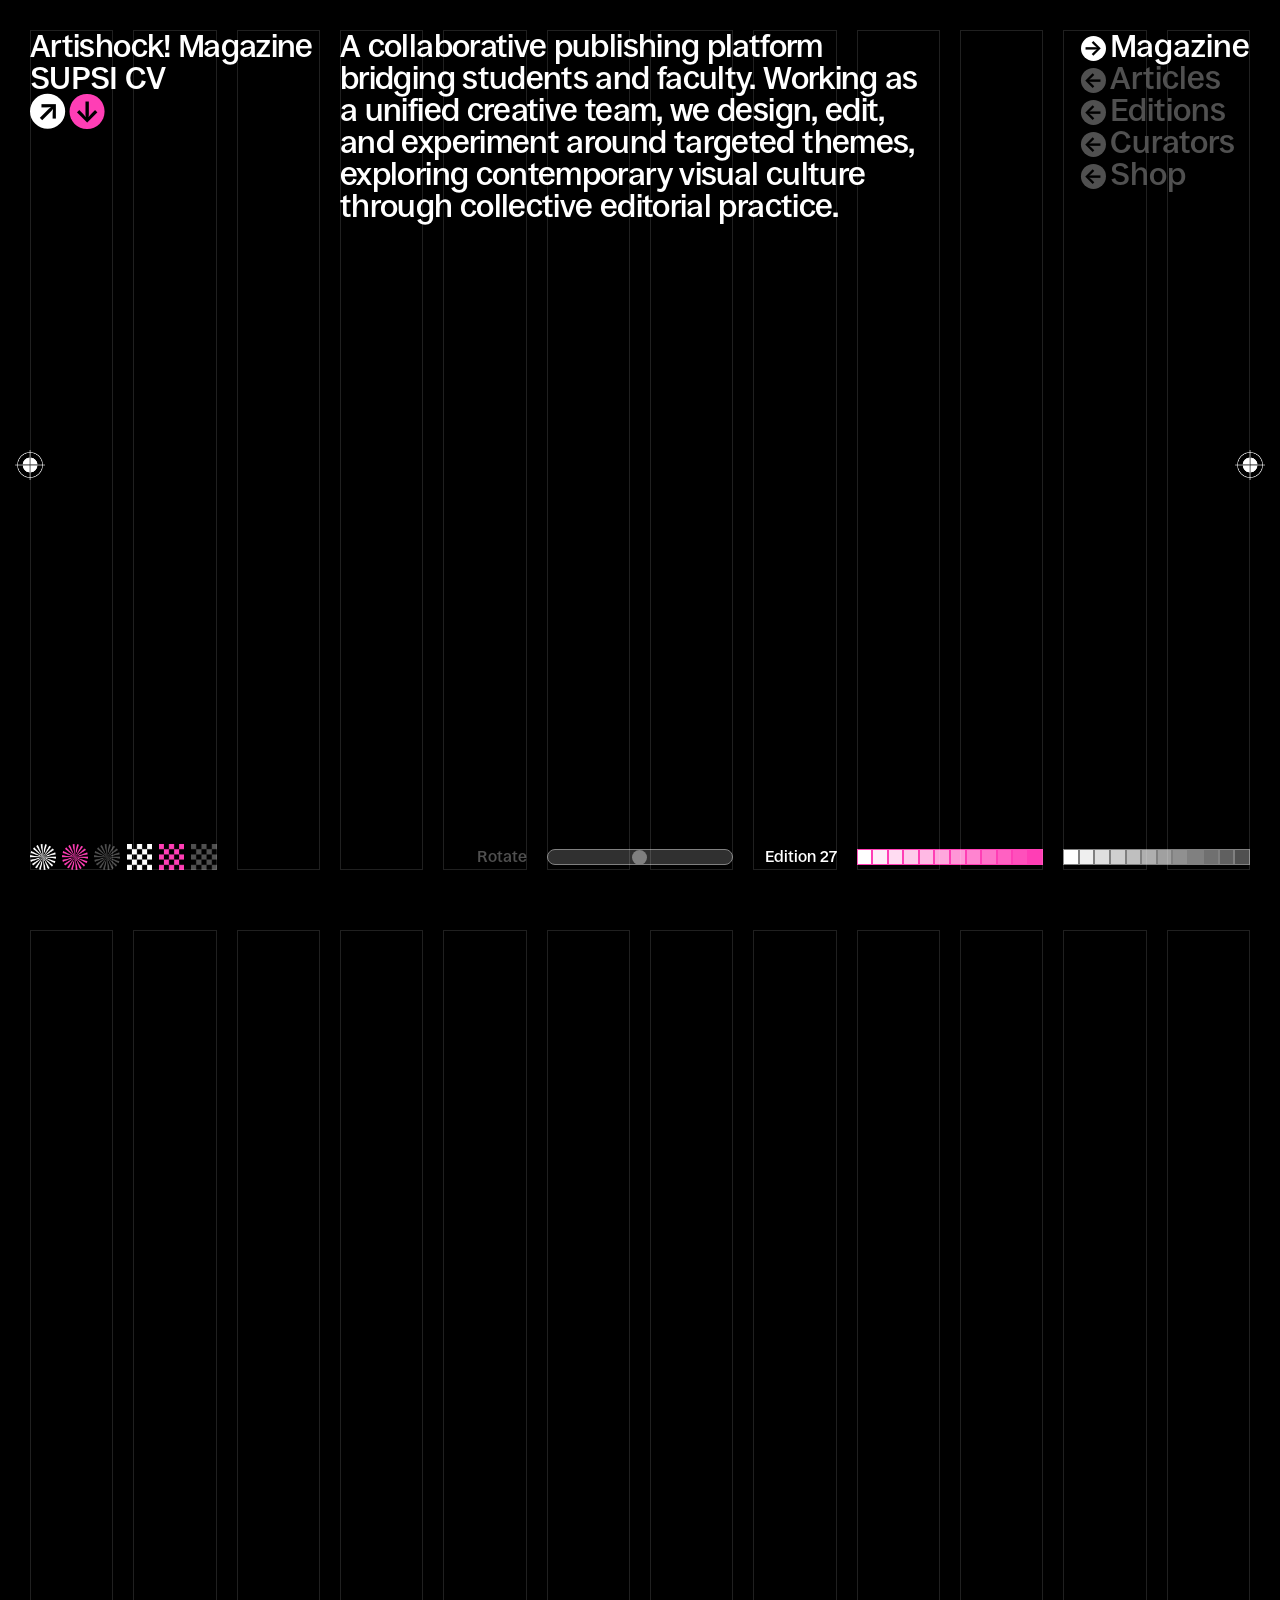
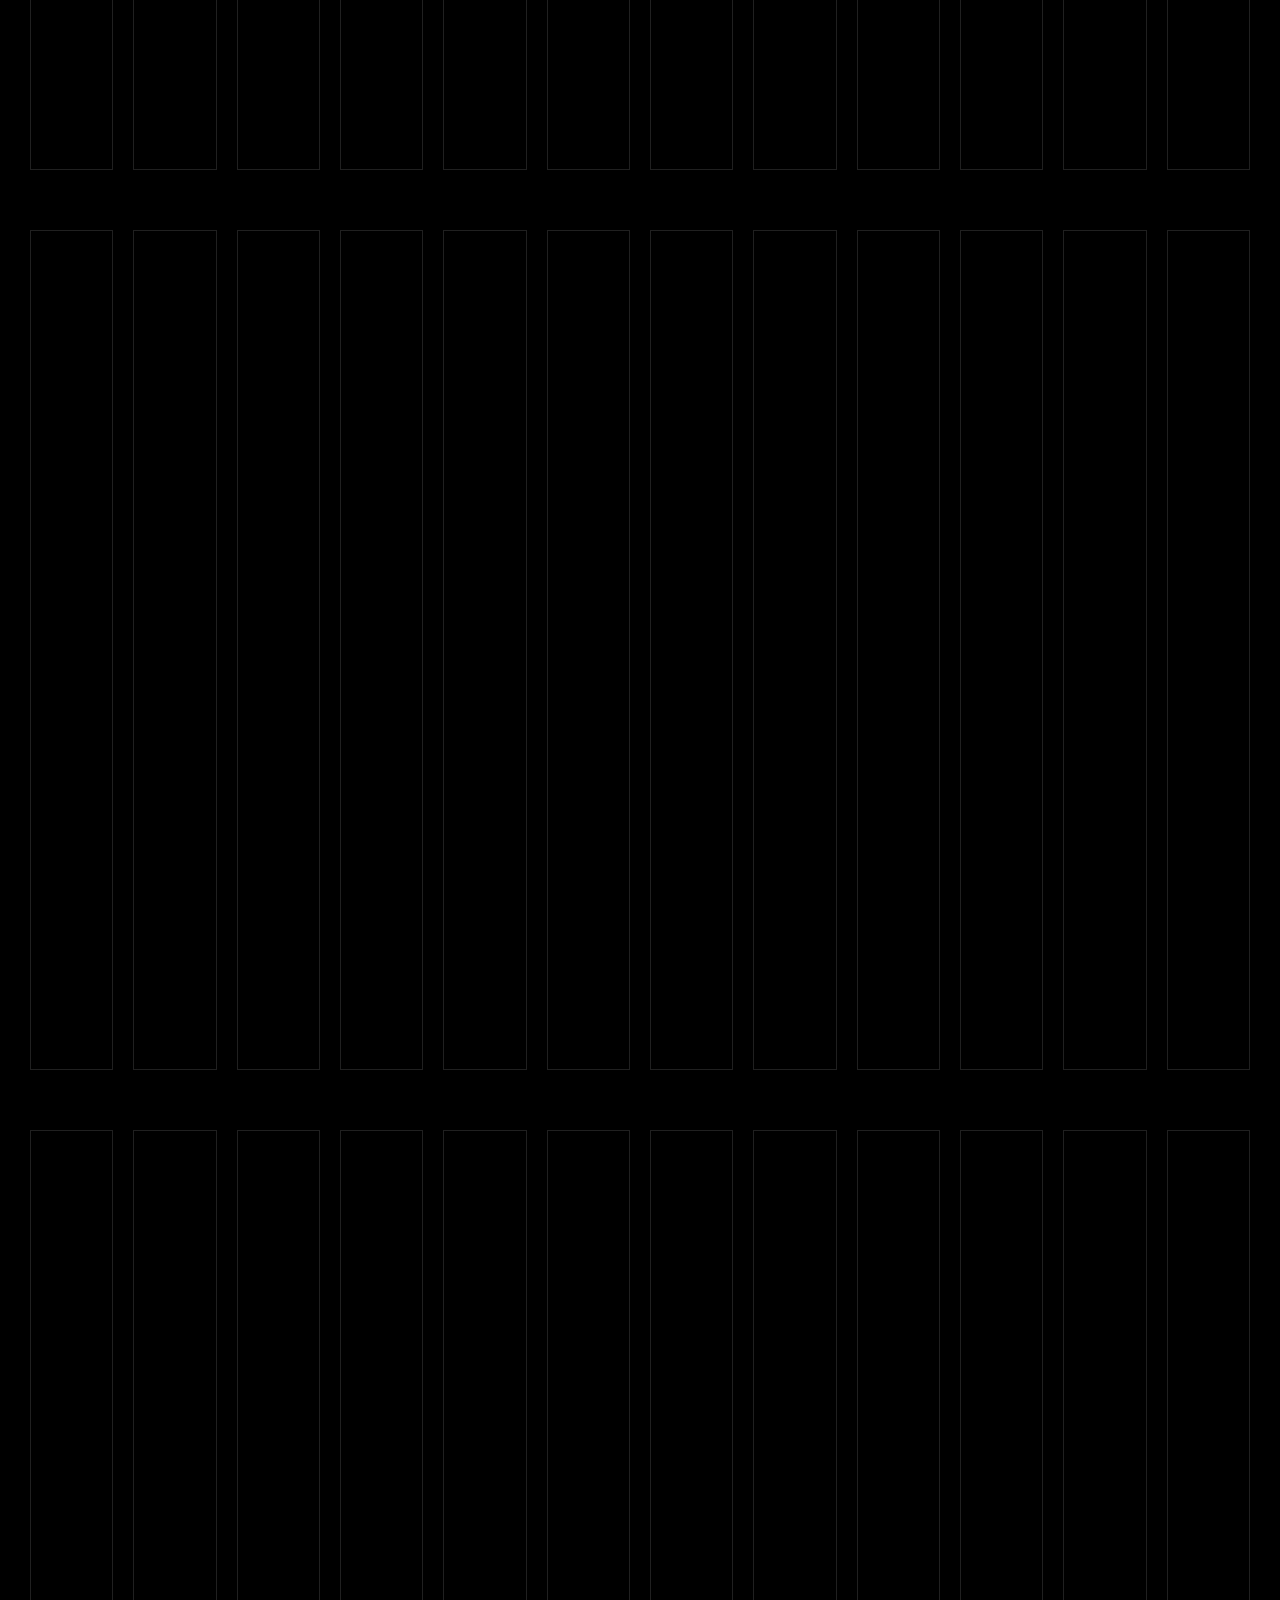
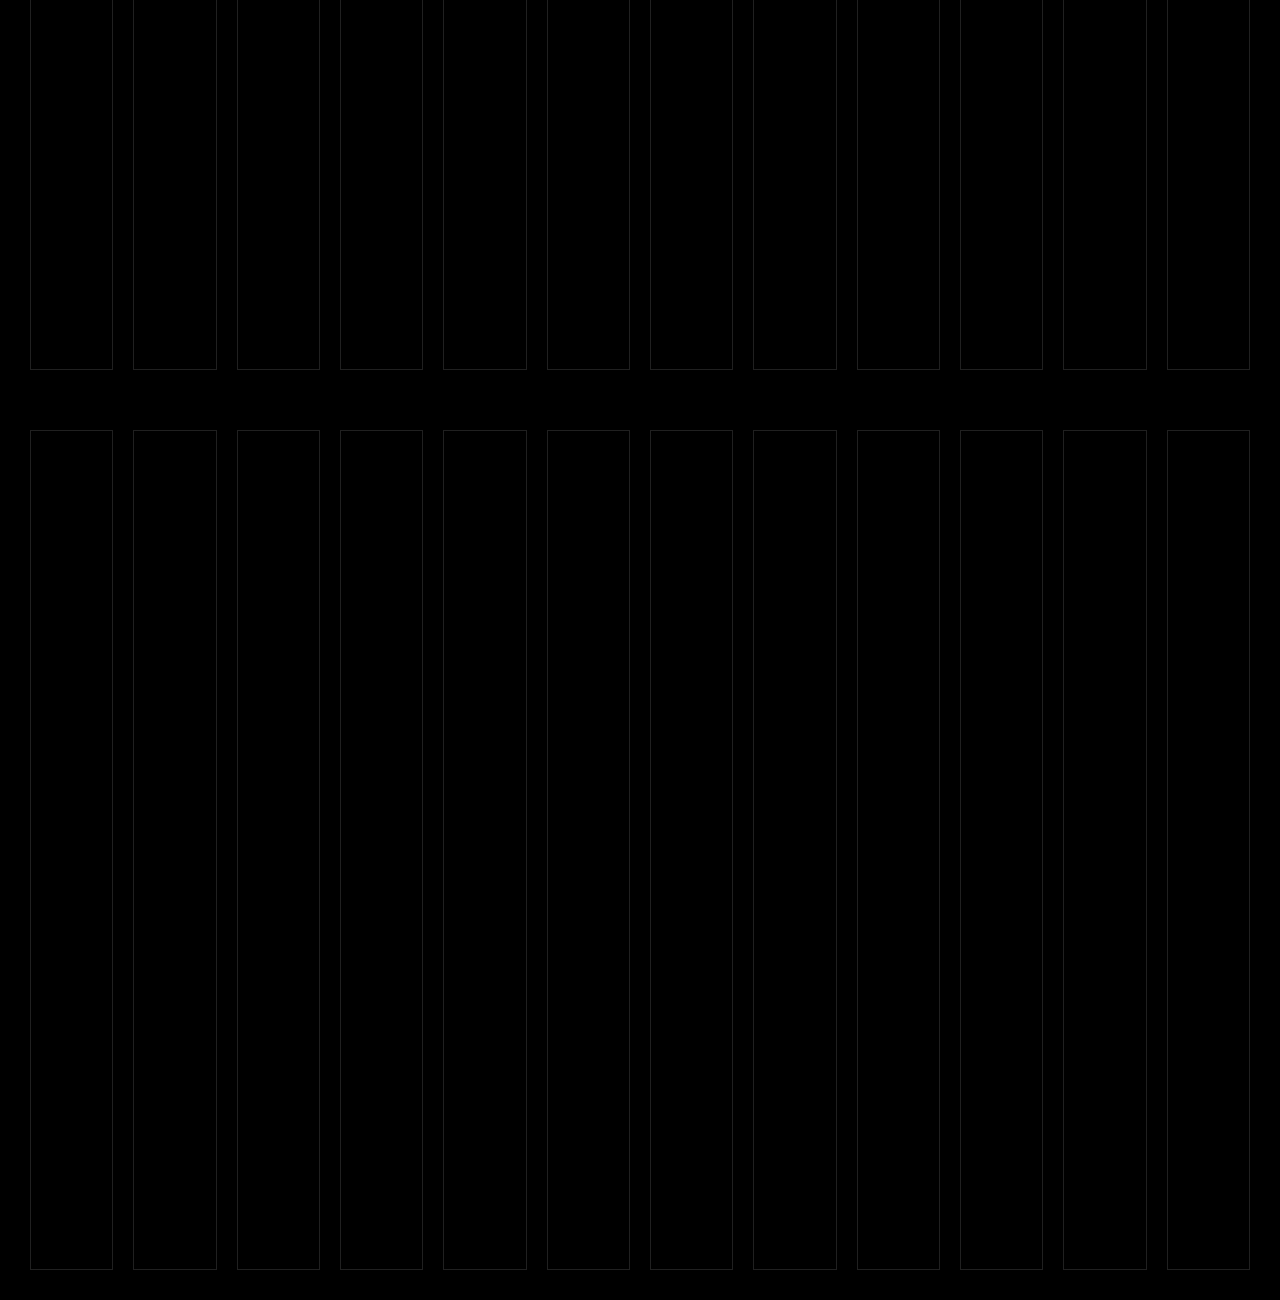
<file: index.html>
<!DOCTYPE html>
<html lang="en">

<head>
    <meta charset="UTF-8">
    <meta name="viewport" content="width=device-width, initial-scale=1.0">
    <link rel="stylesheet" href="CSS/style.css">
    <title>Artishock</title>
</head>

<body>
    <main>
        <nav aria-label="Main navigation">
            <ul class="nav">
                <li><a class="nav-link" href="#section1-magazine"><span class="interlocalarrow"
                            aria-hidden="true">→</span>Magazine</a></li>
                <li><a class="nav-link" href="#section2-articles"><span class="interlocalarrow"
                            aria-hidden="true">→</span>Articles</a></li>
                <li><a class="nav-link" href="#section3-editions"><span class="interlocalarrow"
                            aria-hidden="true">→</span>Editions</a></li>
                <li><a class="nav-link" href="#section4-curators"><span class="interlocalarrow"
                            aria-hidden="true">→</span>Curators</a></li>
                <li><a class="nav-link" href="#section5-shop"><span class="interlocalarrow"
                            aria-hidden="true">→</span>Shop</a></li>
            </ul>
        </nav>

        <img src="Assets/Images/crocino.png" alt="crocinosx" class="crocinosx" aria-hidden="true">
        <img src="Assets/Images/crocino.png" alt="crocinodx" class="crocinodx" aria-hidden="true">

        <section class="sections section1" id="section1-magazine">
            <div class="columns" aria-hidden="true">
                <span></span><span></span><span></span><span></span>
                <span></span><span></span><span></span><span></span>
                <span></span><span></span><span></span><span></span>
            </div>
            <h3 class="col-3 introduzione">Artishock! Magazine SUPSI CV<br>
                <div class="flex">
                    <span class="arrow-detail-1" aria-hidden="true">→</span><br>
                    <span class="arrow-detail-2" aria-hidden="true">→</span>
                </div>
            </h3>
            <h3 class="col-6 descrizionemagazine">A collaborative publishing platform bridging students and faculty.
                Working as a unified creative team, we design, edit, and experiment around targeted themes, exploring
                contemporary visual culture through collective editorial practice.</h3>

            <div class="col-12 bottom-section1">
                <div class="simboli">
                    <img src="Assets/Images/rel_symbol_1.png" alt="rel symbol 1" class="bottom-section-symbol-circle"
                        aria-hidden="true">
                    <img src="Assets/Images/rel_symbol_2.png" alt="rel symbol 2" class="bottom-section-symbol-circle"
                        aria-hidden="true">
                    <img src="Assets/Images/rel_symbol_3.png" alt="stu symbol 3" class="bottom-section-symbol-circle"
                        aria-hidden="true">
                    <img src="Assets/Images/stu_symbol_1.png" alt="stu symbol 1" class="bottom-section-symbol-square"
                        aria-hidden="true">
                    <img src="Assets/Images/stu_symbol_2.png" alt="stu symbol 2" class="bottom-section-symbol-square"
                        aria-hidden="true">
                    <img src="Assets/Images/stu_symbol_3.png" alt="rel symbol 3" class="bottom-section-symbol-square"
                        aria-hidden="true">
                </div>
                <div class="slider-box">
                    <label class="slider-text" for="magazine-slider">Rotate</label>
                    <input class="slider" id="magazine-slider" type="range" min="0" max="100" value="50">
                </div>

                <label class="edition-label">Edition 27</label>

                <div class="gradient-symbol1" aria-hidden="true">
                    <span></span><span></span><span></span><span></span><span></span><span></span>
                    <span></span><span></span><span></span><span></span><span></span><span></span>
                </div>
                <div class="gradient-symbol2">
                    <span></span><span></span><span></span><span></span><span></span><span></span>
                    <span></span><span></span><span></span><span></span><span></span><span></span></div>
            </div>

        </section>

        <section class="sections section2" id="section2-articles">
            <div class="columns" aria-hidden="true">
                <span></span><span></span><span></span><span></span>
                <span></span><span></span><span></span><span></span>
                <span></span><span></span><span></span><span></span>
            </div>
        </section>

        <section class="sections section3" id="section3-editions">
            <div class="columns" aria-hidden="true">
                <span></span><span></span><span></span><span></span>
                <span></span><span></span><span></span><span></span>
                <span></span><span></span><span></span><span></span>
            </div>
        </section>

        <section class="sections section4" id="section4-curators">
            <div class="columns" aria-hidden="true">
                <span></span><span></span><span></span><span></span>
                <span></span><span></span><span></span><span></span>
                <span></span><span></span><span></span><span></span>
            </div>
        </section>

        <section class="sections section5" id="section5-shop">
            <div class="columns" aria-hidden="true">
                <span></span><span></span><span></span><span></span>
                <span></span><span></span><span></span><span></span>
                <span></span><span></span><span></span><span></span>
            </div>
        </section>
    </main>

    <script src="Javascript/script.js"></script>
</body>

</html>
</file>
<file: CSS/style.css>
/* Font Ronzino */

@font-face {
    font-family: 'Ronzino-Bold';
    src: url('../Fonts/Ronzino/Ronzino-Bold.woff2') format('woff2'),
}

@font-face {
    font-family: 'Ronzino-BoldOblique';
    src: url('../Fonts/Ronzino/Ronzino-BoldOblique.woff2') format('woff2'),
}

@font-face {
    font-family: 'Ronzino-Medium';
    src: url('../Fonts/Ronzino/Ronzino-Medium.woff2') format('woff2'),
}

@font-face {
    font-family: 'Ronzino-MediumOblique';
    src: url('../Fonts/Ronzino/Ronzino-MediumOblique.woff2') format('woff2'),
}

@font-face {
    font-family: 'Ronzino-Oblique';
    src: url('../Fonts/Ronzino/Ronzino-Oblique.woff2') format('woff2'),
}

@font-face {
    font-family: 'Ronzino-Regular';
    src: url('../Fonts/Ronzino/Ronzino-Regular.woff2') format('woff2'),
}

@font-face {
    font-family: 'InterVariable';
    src: url('../Fonts/Inter/Inter_18pt-Bold.ttf') format('truetype');
    font-weight: 700;
    font-style: normal;
    font-display: swap;
}


/* Sitoweb Artishock */

:root {
    --color-pink: #ff3eb5;
    --color-black: #000000;
    --color-white: #ffffff;
    --color-grey: #505050;
    --color-lightgrey: grey;
}

html {
    margin: 0;
    padding: 0;
    scroll-behavior: smooth;
    scrollbar-width: thin;
}

html::-webkit-scrollbar {
    width: 6px;
}

html::-webkit-scrollbar-track {
    background: var(--color-black);
}

body {
    margin: 0;
    padding: 0;
}

.flex {
    display: flex;
}

main {
    margin: 0;
    padding: 0;
}

.sections {
    position: relative;
    display: grid;
    grid-template-columns: repeat(12, minmax(0, 1fr));
    gap: 20px;
    margin: 0;
    padding: 30px;
    min-height: 100vh;
    box-sizing: border-box;
}

.section1 {
    background-color: var(--color-black);
}

.section2 {
    background-color: var(--color-black);
}

.section3 {
    background-color: var(--color-black);
}

.section4 {
    background-color: var(--color-black);
}

.section5 {
    background-color: var(--color-black);
}





.col-1 {
    grid-column: span 1;
}

.col-2 {
    grid-column: span 2;
}

.col-3 {
    grid-column: span 3;
}

.col-4 {
    grid-column: span 4;
}

.col-5 {
    grid-column: span 5;
}

.col-6 {
    grid-column: span 6;
}

.col-7 {
    grid-column: span 7;
}

.col-8 {
    grid-column: span 8;
}

.col-9 {
    grid-column: span 9;
}

.col-10 {
    grid-column: span 10;
}

.col-11 {
    grid-column: span 11;
}

.col-12 {
    grid-column: span 12;
}

.columns {
    position: absolute;
    inset: 30px;
    display: grid;
    grid-template-columns: repeat(12, minmax(0, 1fr));
    gap: 20px;
    pointer-events: none;
}

.columns span {
    border: 1px solid #ffffff20;
    z-index: 1;
}









h3 {
    font-family: 'Ronzino-Medium', sans-serif;
    font-size: clamp(1rem, 5vw, 2rem);
    font-weight: normal;
    letter-spacing: -0.02em;
    line-height: 1;
    color: var(--color-white);
    margin: 0;
    padding: 0;
}

ul.nav {
    position: fixed;
    z-index: 1000;
    top: 30px;
    right: 30px;
    font-family: 'Ronzino-Medium', sans-serif;
    font-size: clamp(1rem, 5vw, 2rem);
    line-height: 1;
    font-weight: normal;
    list-style: none;
    justify-self: end;
    padding: 0;
    margin: 0;
    color: var(--color-grey);
}

.nav-link {
    color: inherit;
    text-decoration: none;
    transition: all 0.3s ease-in-out;
}

.nav-link:hover {
    color: var(--color-pink);
    cursor: pointer;
}

.nav-link.is-active,
.nav-link.is-active:hover {
    color: var(--color-white);
    transition: all 0.3s ease-in-out;
}

.nav-link:hover .interlocalarrow {
    transition: all 0.3s ease-in-out;
    background-color: var(--color-pink);
    color: var(--color-black);
    rotate: 90deg;
}

.nav-link.is-active .interlocalarrow,
.nav-link.is-active:hover .interlocalarrow {
    background-color: var(--color-white);
    color: var(--color-black);
    rotate: 0deg;
}

.interlocalarrow {
    rotate: 180deg;
    background-color: var(--color-grey);
    color: var(--color-black);
    display: inline-flex;
    width: 1em;
    height: 1em;
    padding: 0.1em;
    margin-right: 0.2em;
    align-items: center;
    justify-content: center;
    vertical-align: middle;
    font-family: 'InterVariable', sans-serif;
    font-size: 1.3rem;
    font-weight: 700;
    line-height: 0.1;
    text-decoration: none;
    font-feature-settings: 'calt'1, 'liga'1;
    letter-spacing: normal;
    font-variant-ligatures: contextual common-ligatures;
    border-radius: 50%;
    transition: all 0.3s ease-in-out;
}

.arrow-detail-1 {
    rotate: -45deg;
    background-color: var(--color-white);
    color: var(--color-black);
    display: inline-flex;
    width: 1em;
    height: 1em;
    padding: 0.1em;
    margin-right: 0.2em;
    align-items: center;
    justify-content: center;
    vertical-align: middle;
    font-family: 'InterVariable', sans-serif;
    font-size: 1.8rem;
    font-weight: 700;
    line-height: 0.1;
    text-decoration: none;
    font-feature-settings: 'calt'1, 'liga'1;
    letter-spacing: normal;
    font-variant-ligatures: contextual common-ligatures;
    border-radius: 50%;
}

.arrow-detail-2 {
    rotate: 90deg;
    background-color: var(--color-pink);
    color: var(--color-black);
    display: inline-flex;
    width: 1em;
    height: 1em;
    padding: 0.1em;
    margin-right: 0.2em;
    align-items: center;
    justify-content: center;
    vertical-align: middle;
    font-family: 'InterVariable', sans-serif;
    font-size: 1.8rem;
    font-weight: 700;
    line-height: 0.1;
    text-decoration: none;
    font-feature-settings: 'calt'1, 'liga'1;
    letter-spacing: normal;
    font-variant-ligatures: contextual common-ligatures;
    border-radius: 50%;
}

.crocinosx {
    height: 30px;
    width: 30px;
    position: fixed;
    z-index: 1000;
    top: 50%;
    left: 15px;
    justify-self: end;
    padding: 0;
    margin: 0;
}

.crocinodx {
    height: 30px;
    width: 30px;
    position: fixed;
    z-index: 1000;
    top: 50%;
    right: 15px;
    justify-self: end;
    padding: 0;
    margin: 0;
}

.bottom-section1 {
    font-family: 'Ronzino-Medium', sans-serif;
    font-size: clamp(0.5rem, 5vw, 1rem);
    line-height: 1;
    font-weight: normal;
    display: grid;
    grid-template-columns: repeat(12, minmax(0, 1fr));
    gap: 20px;
    bottom: 30px;
    left: 30px;
    align-self: end;
    margin: 0;
    padding: 0;
}

.simboli {
    display: flex;
    align-items: center;
    justify-content: space-between;
    grid-column: 1 / span 2;
    gap: clamp(6px, 0.5vw, 10px);
    min-width: 0;
}

.bottom-section-symbol-circle {
    flex: 1 1 0;
    width: 100%;
    height: auto;
    max-width: 32px;
    max-height: 32px;
    min-width: 0;
}

.bottom-section-symbol-square {
    flex: 1 1 0;
    width: 100%;
    height: auto;
    max-width: 28px;
    max-height: 28px;
    min-width: 0;
}

.slider-box {
    display: contents;
    color: var(--color-grey);
}

.slider-text {
    margin: 0;
    grid-column: 5 / span 1;
    align-self: center;
    justify-self: end;
    text-align: right;
}

.slider {
    appearance: none;
    -webkit-appearance: none;
    width: 100%;
    grid-column: 6 / span 2;
    max-width: none;
    height: 16px;
    align-self: center;
    min-width: 0;
    margin: 0;
    border: 0;
    background-color: transparent;
    box-sizing: border-box;
    cursor: pointer;
}

.slider::-webkit-slider-runnable-track {
    height: 16px;
    border: 1px solid grey;
    border-radius: 999px;
    background-color: #303030;
    box-sizing: border-box;
}

.slider::-moz-range-track {
    height: 16px;
    border: 1px solid grey;
    border-radius: 999px;
    background-color: darkgrey;
    box-sizing: border-box;
}

.slider::-webkit-slider-thumb {
    appearance: none;
    -webkit-appearance: none;
    width: 15px;
    height: 15px;
    border-radius: 50%;
    background-color: grey;
}

.slider::-moz-range-thumb {
    width: 16px;
    height: 16px;
    border: 0;
    border-radius: 50%;
    background-color: grey;
}

.edition-label{
    grid-column: 8 / span 1;
    align-self: center;
    text-align: right;
    color: var(--color-white);
}

.gradient-symbol1 {
    grid-column: 9 / span 2;
    align-self: center;
    width: 100%;
    display: grid;
    grid-template-columns: repeat(12, minmax(0, 1fr));
    gap: 0;
    aspect-ratio: 12 / 1;
    background-color: var(--color-pink);
}

.gradient-symbol1 span {
    box-shadow: inset 0 0 0 1px var(--color-pink);
    background-color: color-mix(
        in srgb,
        var(--color-white) calc(100% - var(--gradient-position)),
        var(--color-pink) var(--gradient-position)
    );
}

.gradient-symbol2 {
    grid-column: 11 / span 2;
    align-self: center;
    width: 100%;
    display: grid;
    grid-template-columns: repeat(12, minmax(0, 1fr));
    gap: 0;
    aspect-ratio: 12 / 1;
    background-color: var(--color-pink);
}

.gradient-symbol2 span {
    box-shadow: inset 0 0 0 1px var(--color-lightgrey);
    background-color: color-mix(
        in srgb,
        var(--color-white) calc(100% - var(--gradient-position)),
        var(--color-grey) var(--gradient-position)
    );
}














































@media (max-width: 999px) {
    .sections {
        grid-template-columns: repeat(6, minmax(0, 1fr));
        gap: 10px;
        padding: 20px;
    }

    .columns {
        inset: 20px;
        grid-template-columns: repeat(6, minmax(0, 1fr));
        gap: 12px;
    }

    .columns span:nth-child(n + 7) {
        display: none;
    }

    .col-7,
    .col-8,
    .col-9,
    .col-10,
    .col-11,
    .col-12 {
        grid-column: span 6;
    }

    ul.nav {
        top: 20px;
        right: 20px;
        line-height: 1.2;
    }

    .descrizionemagazine {
        align-self: end;
        transform: translateY(20vh);
    }

    .crocinosx {
        height: 20px;
        width: 20px;
        left: 10px;
    }

    .crocinodx {
        height: 20px;
        width: 20px;
        right: 10px;
    }

    .bottom-section1 {
        grid-template-columns: repeat(6, minmax(0, 1fr));
        gap: 10px;
    }

    .simboli {
        grid-column: span 3;
    }

    .slider-box {
        display: none;
    }

    .edition-label{
        grid-column: 4 / span 3;
    }

    .gradient-symbol1 {
        grid-column: 1 / span 3;
    }

    .gradient-symbol2 {
        grid-column: 4 / span 3;
    }
}
</file>
